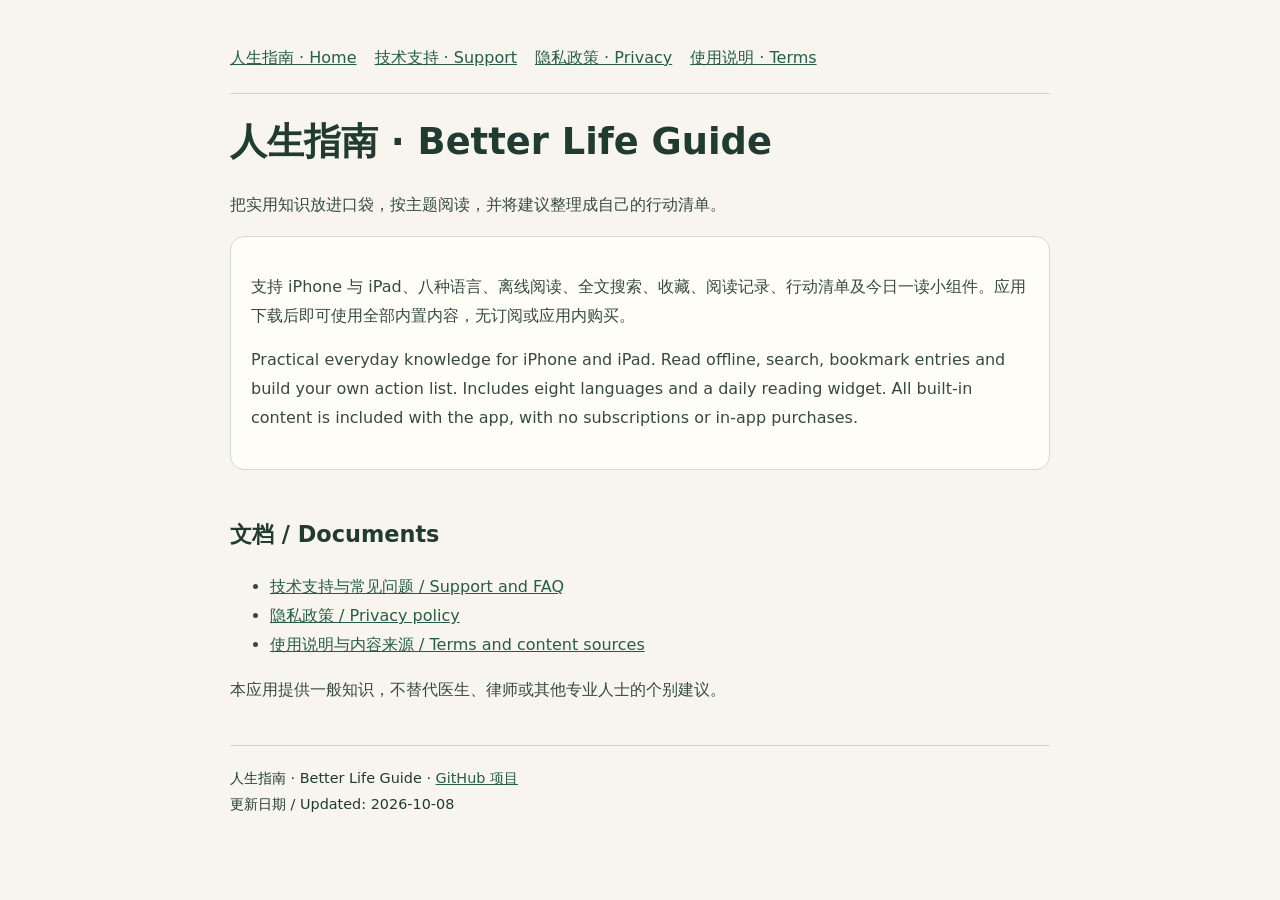
<file: docs/index.html>
<!doctype html>
<html lang="zh-Hans"><head><meta charset="utf-8"><meta name="viewport" content="width=device-width,initial-scale=1"><meta name="description" content="人生指南 Better Life Guide — 人生指南 · Better Life Guide"><title>人生指南 · Better Life Guide · 人生指南</title><link rel="stylesheet" href="style.css"></head><body><main><nav aria-label="主导航 / Main navigation"><a href="index.html">人生指南 · Home</a><a href="support.html">技术支持 · Support</a><a href="privacy.html">隐私政策 · Privacy</a><a href="terms.html">使用说明 · Terms</a></nav><h1>人生指南 · Better Life Guide</h1><p>把实用知识放进口袋，按主题阅读，并将建议整理成自己的行动清单。</p><div class="card"><p>支持 iPhone 与 iPad、八种语言、离线阅读、全文搜索、收藏、阅读记录、行动清单及今日一读小组件。应用下载后即可使用全部内置内容，无订阅或应用内购买。</p><p lang="en">Practical everyday knowledge for iPhone and iPad. Read offline, search, bookmark entries and build your own action list. Includes eight languages and a daily reading widget. All built-in content is included with the app, with no subscriptions or in-app purchases.</p></div><h2>文档 / Documents</h2><ul><li><a href="support.html">技术支持与常见问题 / Support and FAQ</a></li><li><a href="privacy.html">隐私政策 / Privacy policy</a></li><li><a href="terms.html">使用说明与内容来源 / Terms and content sources</a></li></ul><p>本应用提供一般知识，不替代医生、律师或其他专业人士的个别建议。</p><footer>人生指南 · Better Life Guide · <a href="https://github.com/openzirun/renshengzhinan">GitHub 项目</a><br>更新日期 / Updated: 2026-10-08</footer></main></body></html>
</file>
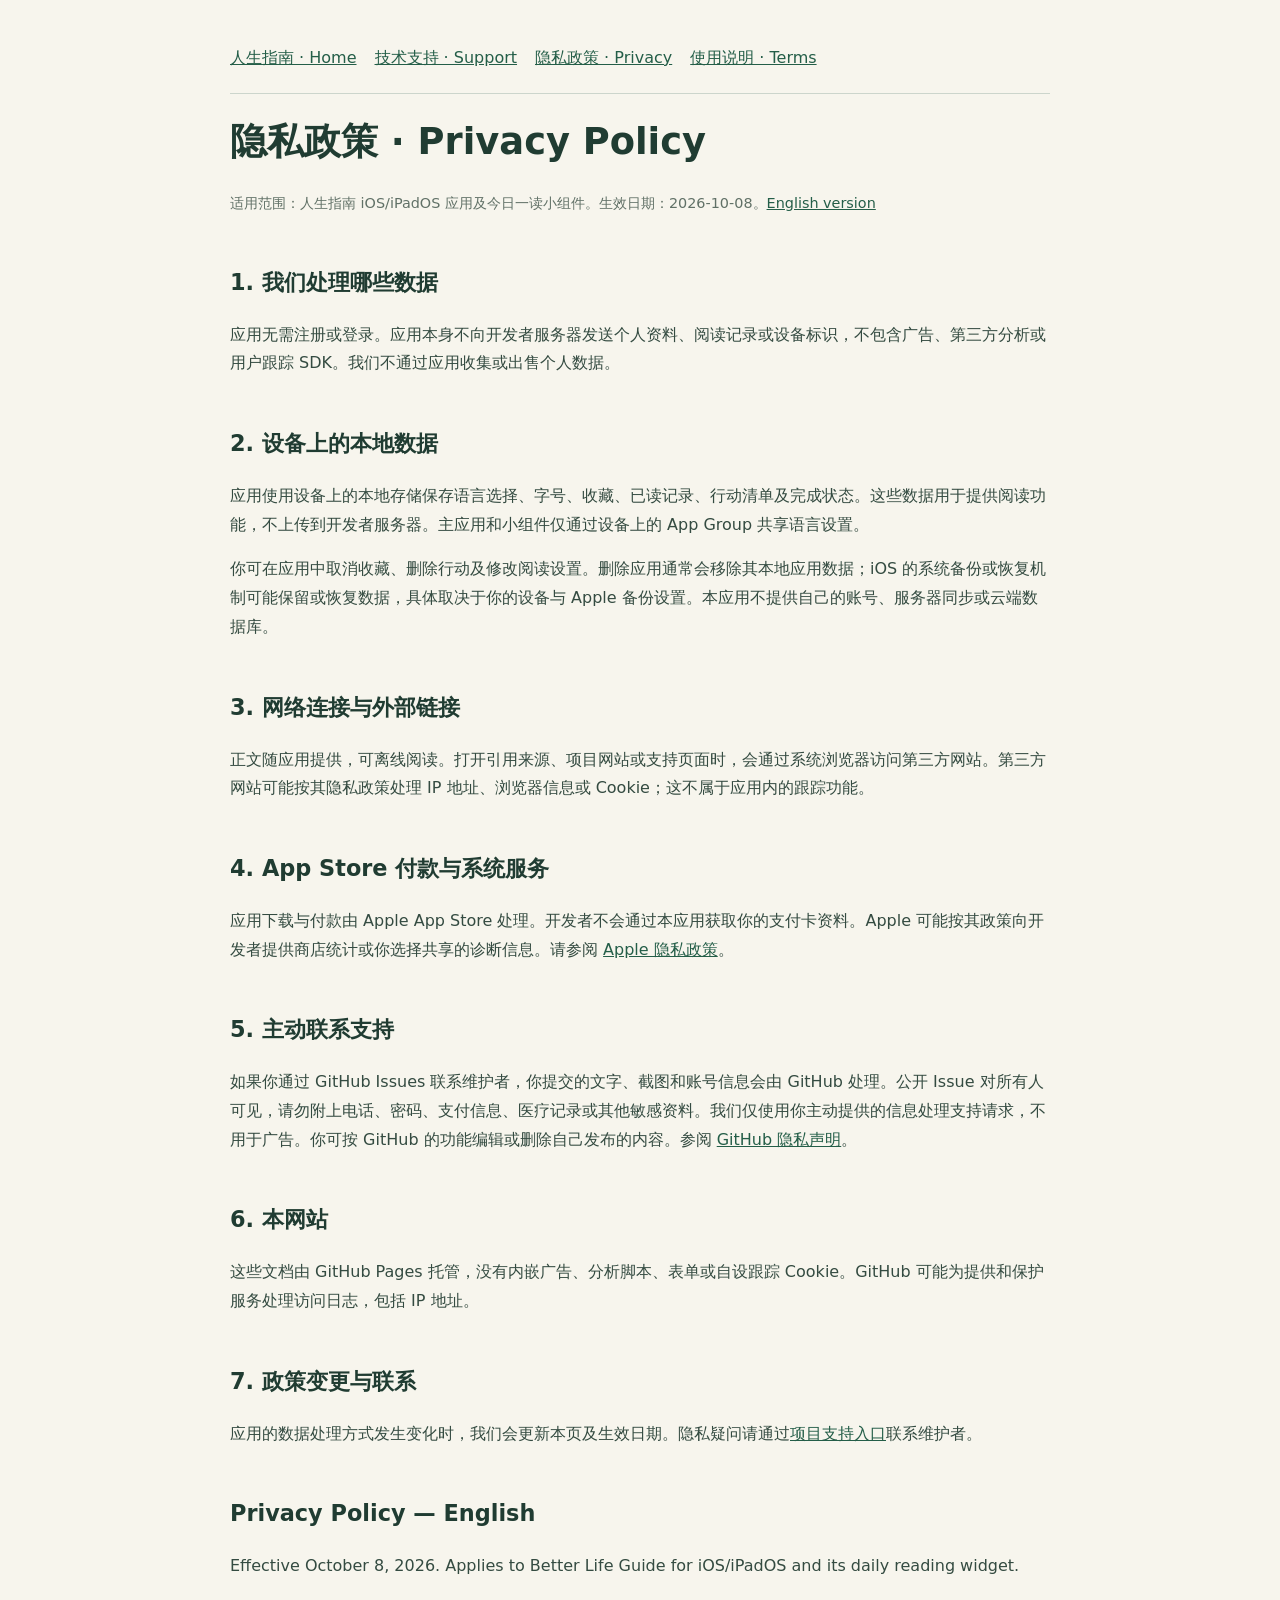
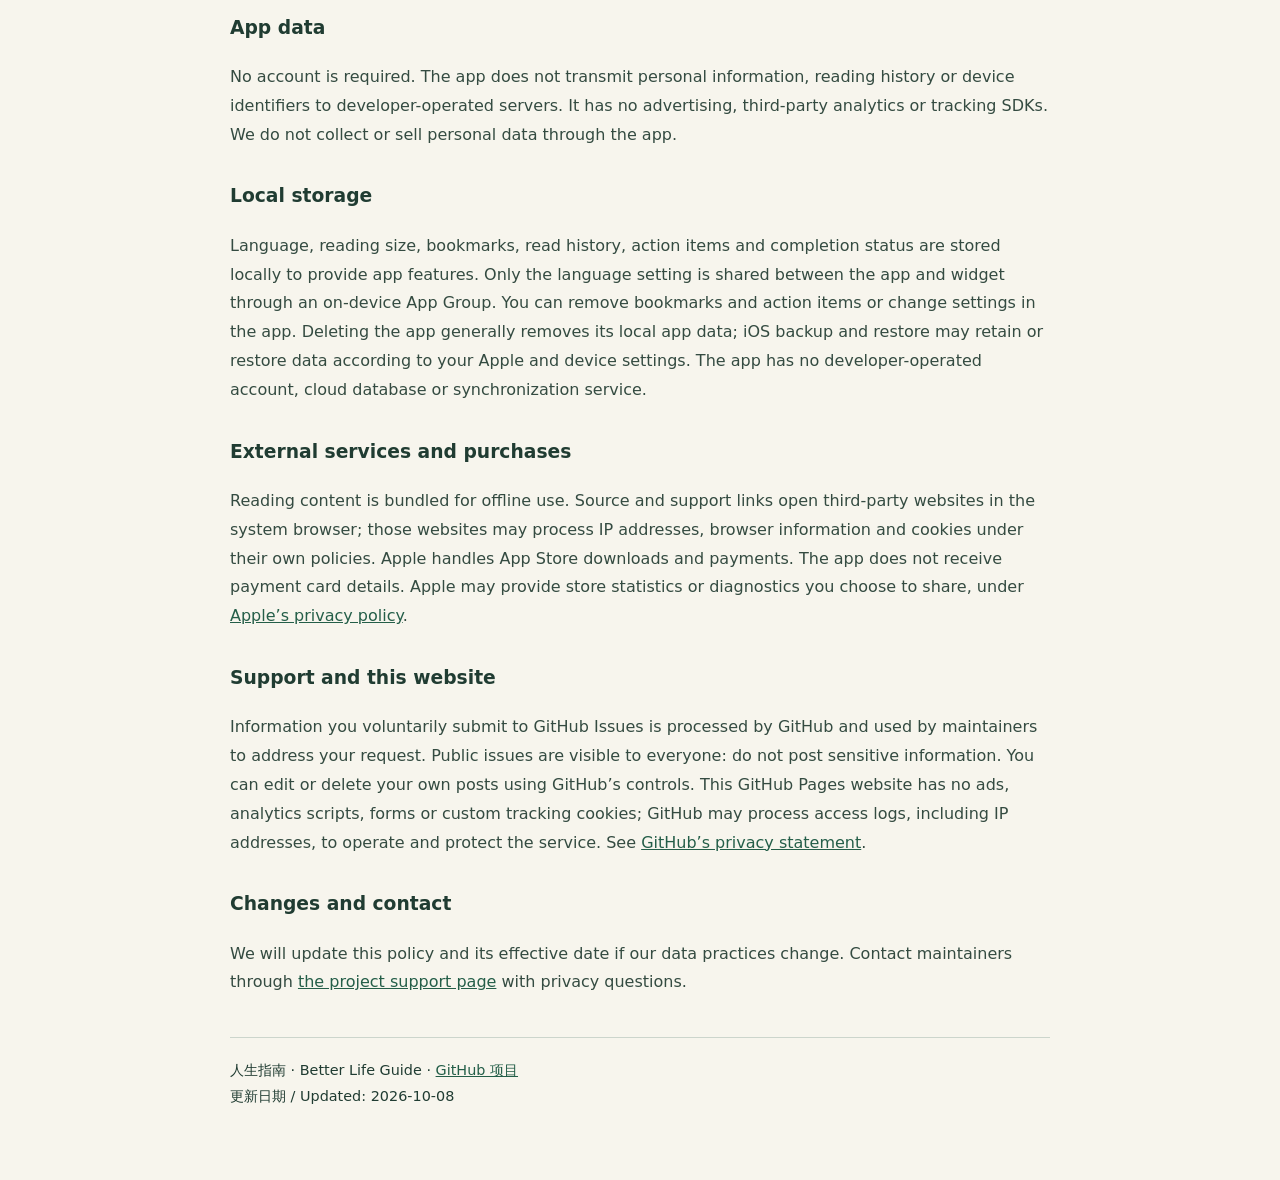
<file: docs/privacy.html>
<!doctype html>
<html lang="zh-Hans"><head><meta charset="utf-8"><meta name="viewport" content="width=device-width,initial-scale=1"><meta name="description" content="人生指南 Better Life Guide — 隐私政策 · Privacy Policy"><title>隐私政策 · Privacy Policy · 人生指南</title><link rel="stylesheet" href="style.css"></head><body><main><nav aria-label="主导航 / Main navigation"><a href="index.html">人生指南 · Home</a><a href="support.html">技术支持 · Support</a><a href="privacy.html">隐私政策 · Privacy</a><a href="terms.html">使用说明 · Terms</a></nav><h1>隐私政策 · Privacy Policy</h1><p class="meta">适用范围：人生指南 iOS/iPadOS 应用及今日一读小组件。生效日期：2026-10-08。<a href="#english">English version</a></p>
<h2>1. 我们处理哪些数据</h2><p>应用无需注册或登录。应用本身不向开发者服务器发送个人资料、阅读记录或设备标识，不包含广告、第三方分析或用户跟踪 SDK。我们不通过应用收集或出售个人数据。</p>
<h2>2. 设备上的本地数据</h2><p>应用使用设备上的本地存储保存语言选择、字号、收藏、已读记录、行动清单及完成状态。这些数据用于提供阅读功能，不上传到开发者服务器。主应用和小组件仅通过设备上的 App Group 共享语言设置。</p><p>你可在应用中取消收藏、删除行动及修改阅读设置。删除应用通常会移除其本地应用数据；iOS 的系统备份或恢复机制可能保留或恢复数据，具体取决于你的设备与 Apple 备份设置。本应用不提供自己的账号、服务器同步或云端数据库。</p>
<h2>3. 网络连接与外部链接</h2><p>正文随应用提供，可离线阅读。打开引用来源、项目网站或支持页面时，会通过系统浏览器访问第三方网站。第三方网站可能按其隐私政策处理 IP 地址、浏览器信息或 Cookie；这不属于应用内的跟踪功能。</p>
<h2>4. App Store 付款与系统服务</h2><p>应用下载与付款由 Apple App Store 处理。开发者不会通过本应用获取你的支付卡资料。Apple 可能按其政策向开发者提供商店统计或你选择共享的诊断信息。请参阅 <a href="https://www.apple.com/legal/privacy/">Apple 隐私政策</a>。</p>
<h2>5. 主动联系支持</h2><p>如果你通过 GitHub Issues 联系维护者，你提交的文字、截图和账号信息会由 GitHub 处理。公开 Issue 对所有人可见，请勿附上电话、密码、支付信息、医疗记录或其他敏感资料。我们仅使用你主动提供的信息处理支持请求，不用于广告。你可按 GitHub 的功能编辑或删除自己发布的内容。参阅 <a href="https://docs.github.com/en/site-policy/privacy-policies/github-general-privacy-statement">GitHub 隐私声明</a>。</p>
<h2>6. 本网站</h2><p>这些文档由 GitHub Pages 托管，没有内嵌广告、分析脚本、表单或自设跟踪 Cookie。GitHub 可能为提供和保护服务处理访问日志，包括 IP 地址。</p>
<h2>7. 政策变更与联系</h2><p>应用的数据处理方式发生变化时，我们会更新本页及生效日期。隐私疑问请通过<a href="https://github.com/openzirun/renshengzhinan/issues">项目支持入口</a>联系维护者。</p>
<section id="english" lang="en"><h2>Privacy Policy — English</h2><p>Effective October 8, 2026. Applies to Better Life Guide for iOS/iPadOS and its daily reading widget.</p>
<h3>App data</h3><p>No account is required. The app does not transmit personal information, reading history or device identifiers to developer-operated servers. It has no advertising, third-party analytics or tracking SDKs. We do not collect or sell personal data through the app.</p>
<h3>Local storage</h3><p>Language, reading size, bookmarks, read history, action items and completion status are stored locally to provide app features. Only the language setting is shared between the app and widget through an on-device App Group. You can remove bookmarks and action items or change settings in the app. Deleting the app generally removes its local app data; iOS backup and restore may retain or restore data according to your Apple and device settings. The app has no developer-operated account, cloud database or synchronization service.</p>
<h3>External services and purchases</h3><p>Reading content is bundled for offline use. Source and support links open third-party websites in the system browser; those websites may process IP addresses, browser information and cookies under their own policies. Apple handles App Store downloads and payments. The app does not receive payment card details. Apple may provide store statistics or diagnostics you choose to share, under <a href="https://www.apple.com/legal/privacy/">Apple’s privacy policy</a>.</p>
<h3>Support and this website</h3><p>Information you voluntarily submit to GitHub Issues is processed by GitHub and used by maintainers to address your request. Public issues are visible to everyone: do not post sensitive information. You can edit or delete your own posts using GitHub’s controls. This GitHub Pages website has no ads, analytics scripts, forms or custom tracking cookies; GitHub may process access logs, including IP addresses, to operate and protect the service. See <a href="https://docs.github.com/en/site-policy/privacy-policies/github-general-privacy-statement">GitHub’s privacy statement</a>.</p>
<h3>Changes and contact</h3><p>We will update this policy and its effective date if our data practices change. Contact maintainers through <a href="https://github.com/openzirun/renshengzhinan/issues">the project support page</a> with privacy questions.</p></section><footer>人生指南 · Better Life Guide · <a href="https://github.com/openzirun/renshengzhinan">GitHub 项目</a><br>更新日期 / Updated: 2026-10-08</footer></main></body></html>
</file>
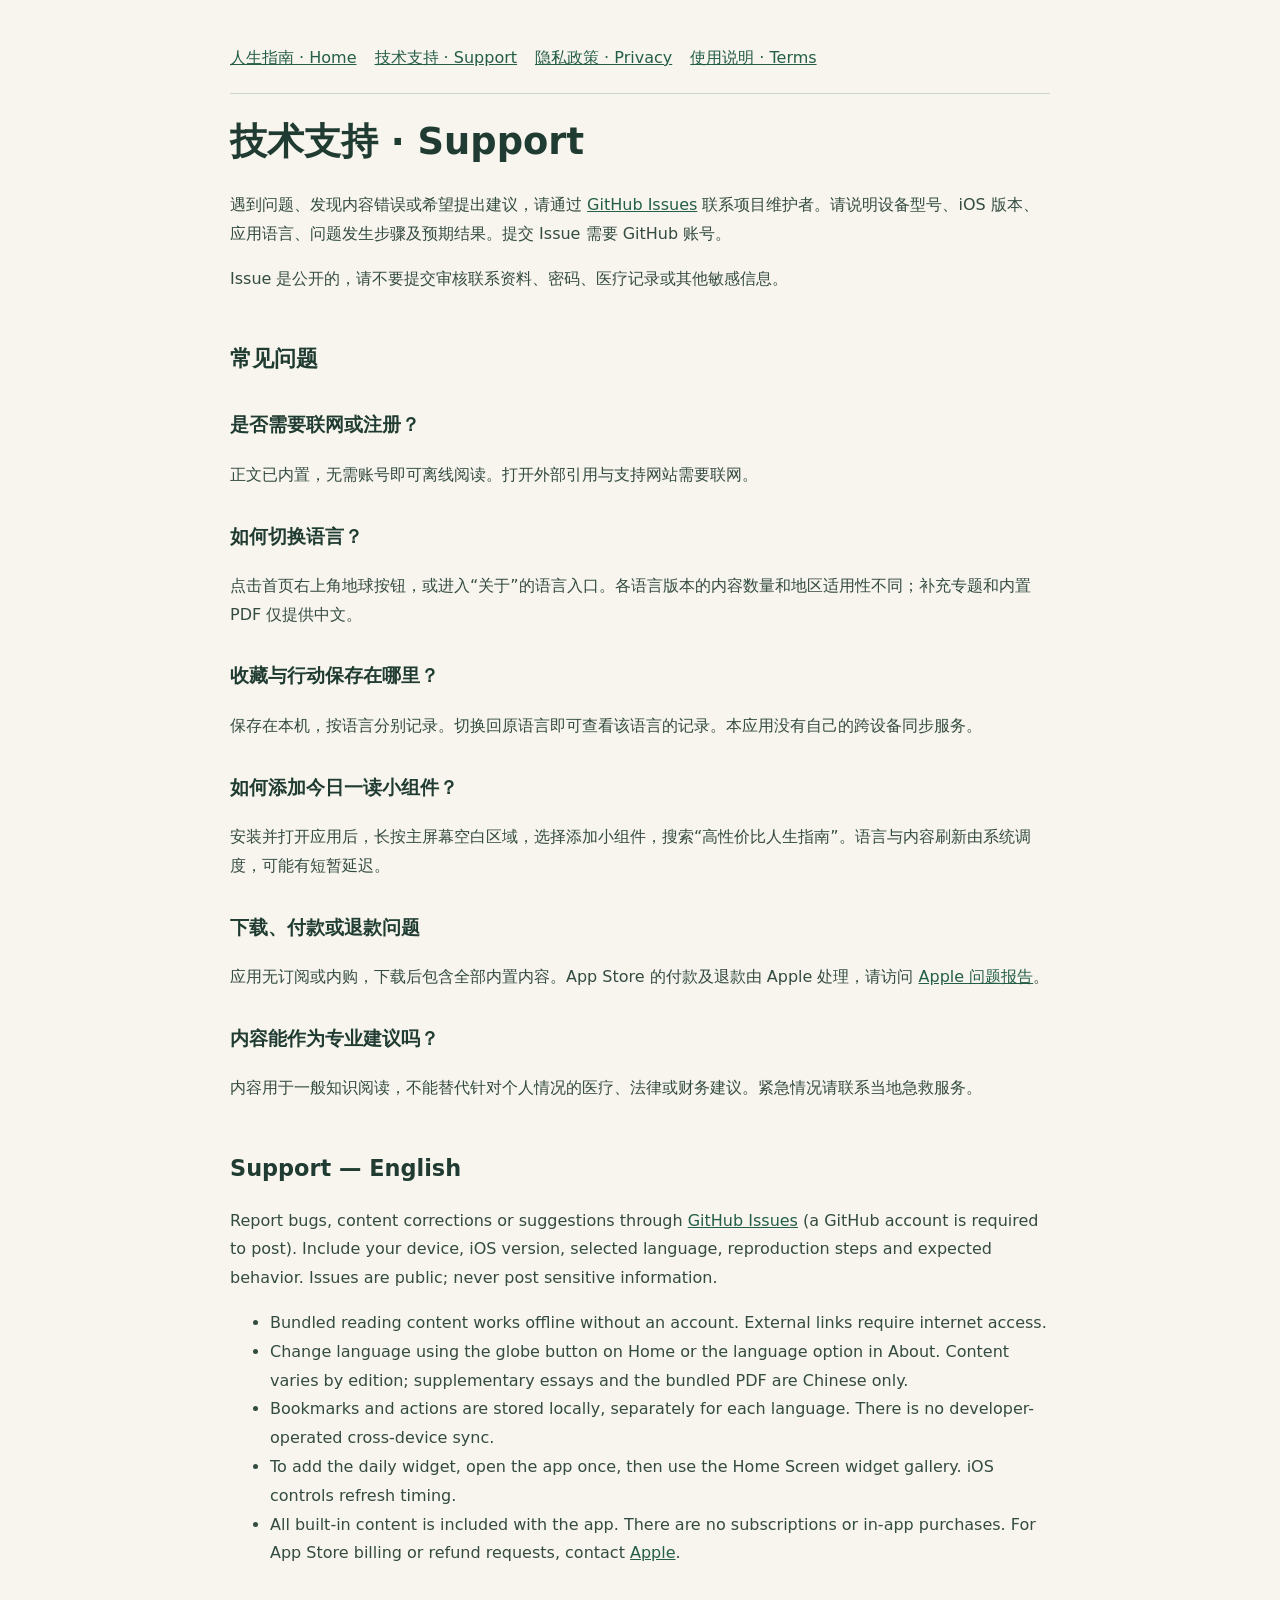
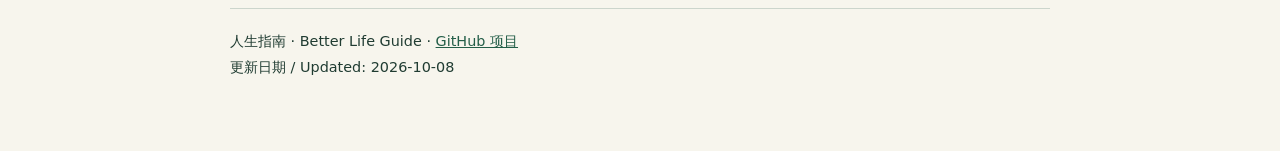
<file: docs/support.html>
<!doctype html>
<html lang="zh-Hans"><head><meta charset="utf-8"><meta name="viewport" content="width=device-width,initial-scale=1"><meta name="description" content="人生指南 Better Life Guide — 技术支持 · Support"><title>技术支持 · Support · 人生指南</title><link rel="stylesheet" href="style.css"></head><body><main><nav aria-label="主导航 / Main navigation"><a href="index.html">人生指南 · Home</a><a href="support.html">技术支持 · Support</a><a href="privacy.html">隐私政策 · Privacy</a><a href="terms.html">使用说明 · Terms</a></nav><h1>技术支持 · Support</h1><p>遇到问题、发现内容错误或希望提出建议，请通过 <a href="https://github.com/openzirun/renshengzhinan/issues">GitHub Issues</a> 联系项目维护者。请说明设备型号、iOS 版本、应用语言、问题发生步骤及预期结果。提交 Issue 需要 GitHub 账号。</p><p>Issue 是公开的，请不要提交审核联系资料、密码、医疗记录或其他敏感信息。</p>
<h2>常见问题</h2><h3>是否需要联网或注册？</h3><p>正文已内置，无需账号即可离线阅读。打开外部引用与支持网站需要联网。</p><h3>如何切换语言？</h3><p>点击首页右上角地球按钮，或进入“关于”的语言入口。各语言版本的内容数量和地区适用性不同；补充专题和内置 PDF 仅提供中文。</p><h3>收藏与行动保存在哪里？</h3><p>保存在本机，按语言分别记录。切换回原语言即可查看该语言的记录。本应用没有自己的跨设备同步服务。</p><h3>如何添加今日一读小组件？</h3><p>安装并打开应用后，长按主屏幕空白区域，选择添加小组件，搜索“高性价比人生指南”。语言与内容刷新由系统调度，可能有短暂延迟。</p><h3>下载、付款或退款问题</h3><p>应用无订阅或内购，下载后包含全部内置内容。App Store 的付款及退款由 Apple 处理，请访问 <a href="https://reportaproblem.apple.com/">Apple 问题报告</a>。</p><h3>内容能作为专业建议吗？</h3><p>内容用于一般知识阅读，不能替代针对个人情况的医疗、法律或财务建议。紧急情况请联系当地急救服务。</p>
<section lang="en"><h2>Support — English</h2><p>Report bugs, content corrections or suggestions through <a href="https://github.com/openzirun/renshengzhinan/issues">GitHub Issues</a> (a GitHub account is required to post). Include your device, iOS version, selected language, reproduction steps and expected behavior. Issues are public; never post sensitive information.</p><ul><li>Bundled reading content works offline without an account. External links require internet access.</li><li>Change language using the globe button on Home or the language option in About. Content varies by edition; supplementary essays and the bundled PDF are Chinese only.</li><li>Bookmarks and actions are stored locally, separately for each language. There is no developer-operated cross-device sync.</li><li>To add the daily widget, open the app once, then use the Home Screen widget gallery. iOS controls refresh timing.</li><li>All built-in content is included with the app. There are no subscriptions or in-app purchases. For App Store billing or refund requests, contact <a href="https://reportaproblem.apple.com/">Apple</a>.</li></ul></section><footer>人生指南 · Better Life Guide · <a href="https://github.com/openzirun/renshengzhinan">GitHub 项目</a><br>更新日期 / Updated: 2026-10-08</footer></main></body></html>
</file>
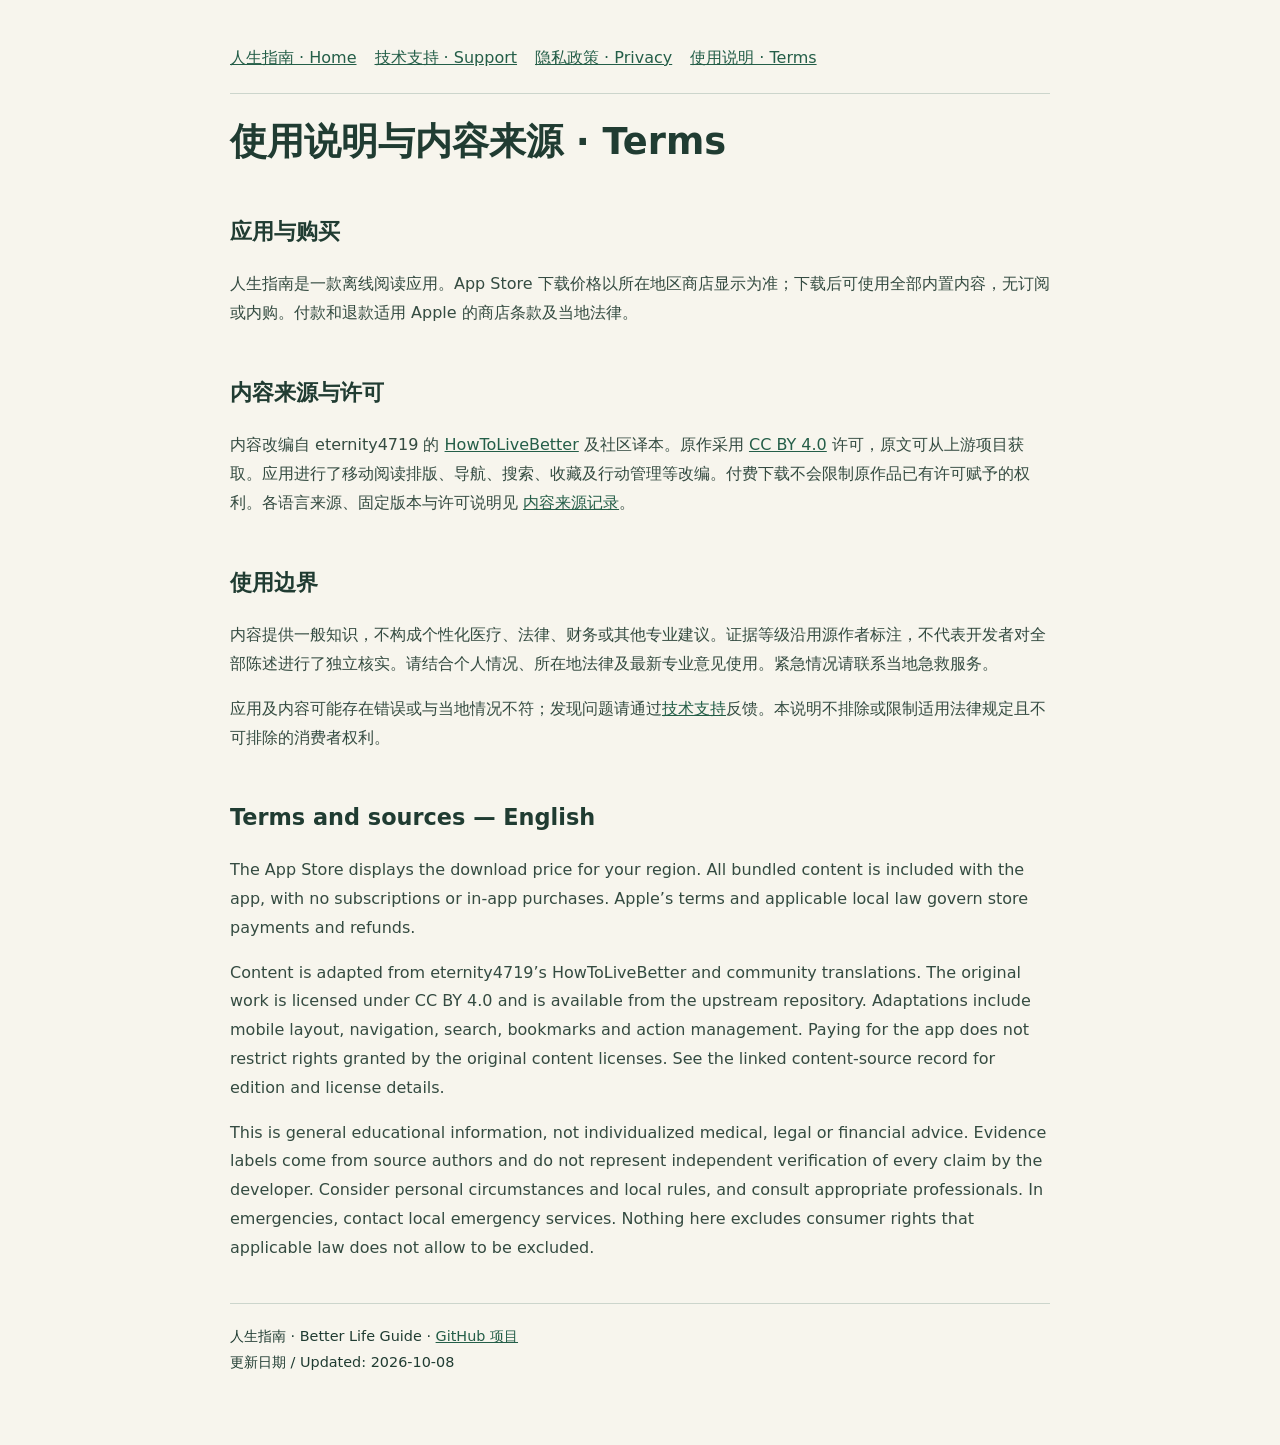
<file: docs/terms.html>
<!doctype html>
<html lang="zh-Hans"><head><meta charset="utf-8"><meta name="viewport" content="width=device-width,initial-scale=1"><meta name="description" content="人生指南 Better Life Guide — 使用说明与内容来源 · Terms"><title>使用说明与内容来源 · Terms · 人生指南</title><link rel="stylesheet" href="style.css"></head><body><main><nav aria-label="主导航 / Main navigation"><a href="index.html">人生指南 · Home</a><a href="support.html">技术支持 · Support</a><a href="privacy.html">隐私政策 · Privacy</a><a href="terms.html">使用说明 · Terms</a></nav><h1>使用说明与内容来源 · Terms</h1><h2>应用与购买</h2><p>人生指南是一款离线阅读应用。App Store 下载价格以所在地区商店显示为准；下载后可使用全部内置内容，无订阅或内购。付款和退款适用 Apple 的商店条款及当地法律。</p><h2>内容来源与许可</h2><p>内容改编自 eternity4719 的 <a href="https://github.com/eternity4719/HowToLiveBetter">HowToLiveBetter</a> 及社区译本。原作采用 <a href="https://creativecommons.org/licenses/by/4.0/">CC BY 4.0</a> 许可，原文可从上游项目获取。应用进行了移动阅读排版、导航、搜索、收藏及行动管理等改编。付费下载不会限制原作品已有许可赋予的权利。各语言来源、固定版本与许可说明见 <a href="https://github.com/openzirun/renshengzhinan/blob/main/CONTENT_SOURCES.md">内容来源记录</a>。</p><h2>使用边界</h2><p>内容提供一般知识，不构成个性化医疗、法律、财务或其他专业建议。证据等级沿用源作者标注，不代表开发者对全部陈述进行了独立核实。请结合个人情况、所在地法律及最新专业意见使用。紧急情况请联系当地急救服务。</p><p>应用及内容可能存在错误或与当地情况不符；发现问题请通过<a href="support.html">技术支持</a>反馈。本说明不排除或限制适用法律规定且不可排除的消费者权利。</p><section lang="en"><h2>Terms and sources — English</h2><p>The App Store displays the download price for your region. All bundled content is included with the app, with no subscriptions or in-app purchases. Apple’s terms and applicable local law govern store payments and refunds.</p><p>Content is adapted from eternity4719’s HowToLiveBetter and community translations. The original work is licensed under CC BY 4.0 and is available from the upstream repository. Adaptations include mobile layout, navigation, search, bookmarks and action management. Paying for the app does not restrict rights granted by the original content licenses. See the linked content-source record for edition and license details.</p><p>This is general educational information, not individualized medical, legal or financial advice. Evidence labels come from source authors and do not represent independent verification of every claim by the developer. Consider personal circumstances and local rules, and consult appropriate professionals. In emergencies, contact local emergency services. Nothing here excludes consumer rights that applicable law does not allow to be excluded.</p></section><footer>人生指南 · Better Life Guide · <a href="https://github.com/openzirun/renshengzhinan">GitHub 项目</a><br>更新日期 / Updated: 2026-10-08</footer></main></body></html>
</file>
<file: docs/style.css>
body{margin:0;background:#f7f5ed;color:#203c32;font-family:system-ui,-apple-system,sans-serif;line-height:1.8}main{max-width:820px;margin:auto;padding:44px 24px 70px}nav{display:flex;gap:18px;flex-wrap:wrap;border-bottom:1px solid #ccd5cc;padding-bottom:20px}a{color:#245e48}h1{font-size:2.3rem;line-height:1.3}h2{margin-top:2em;font-size:1.4rem}h3{margin-top:1.6em}p,li{color:#344b41}.meta{font-size:.9rem;color:#617167}.card{padding:20px;border:1px solid #d4dace;border-radius:14px;background:#fffdf7}footer{border-top:1px solid #ccd5cc;margin-top:40px;padding-top:20px;font-size:.9rem}html{scroll-behavior:smooth}@media(prefers-color-scheme:dark){body{background:#13251e;color:#f2f3e9}p,li{color:#d3dfd4}a{color:#a2d9b5}.card{background:#1c3127}.meta{color:#b1c1b5}}
</file>
